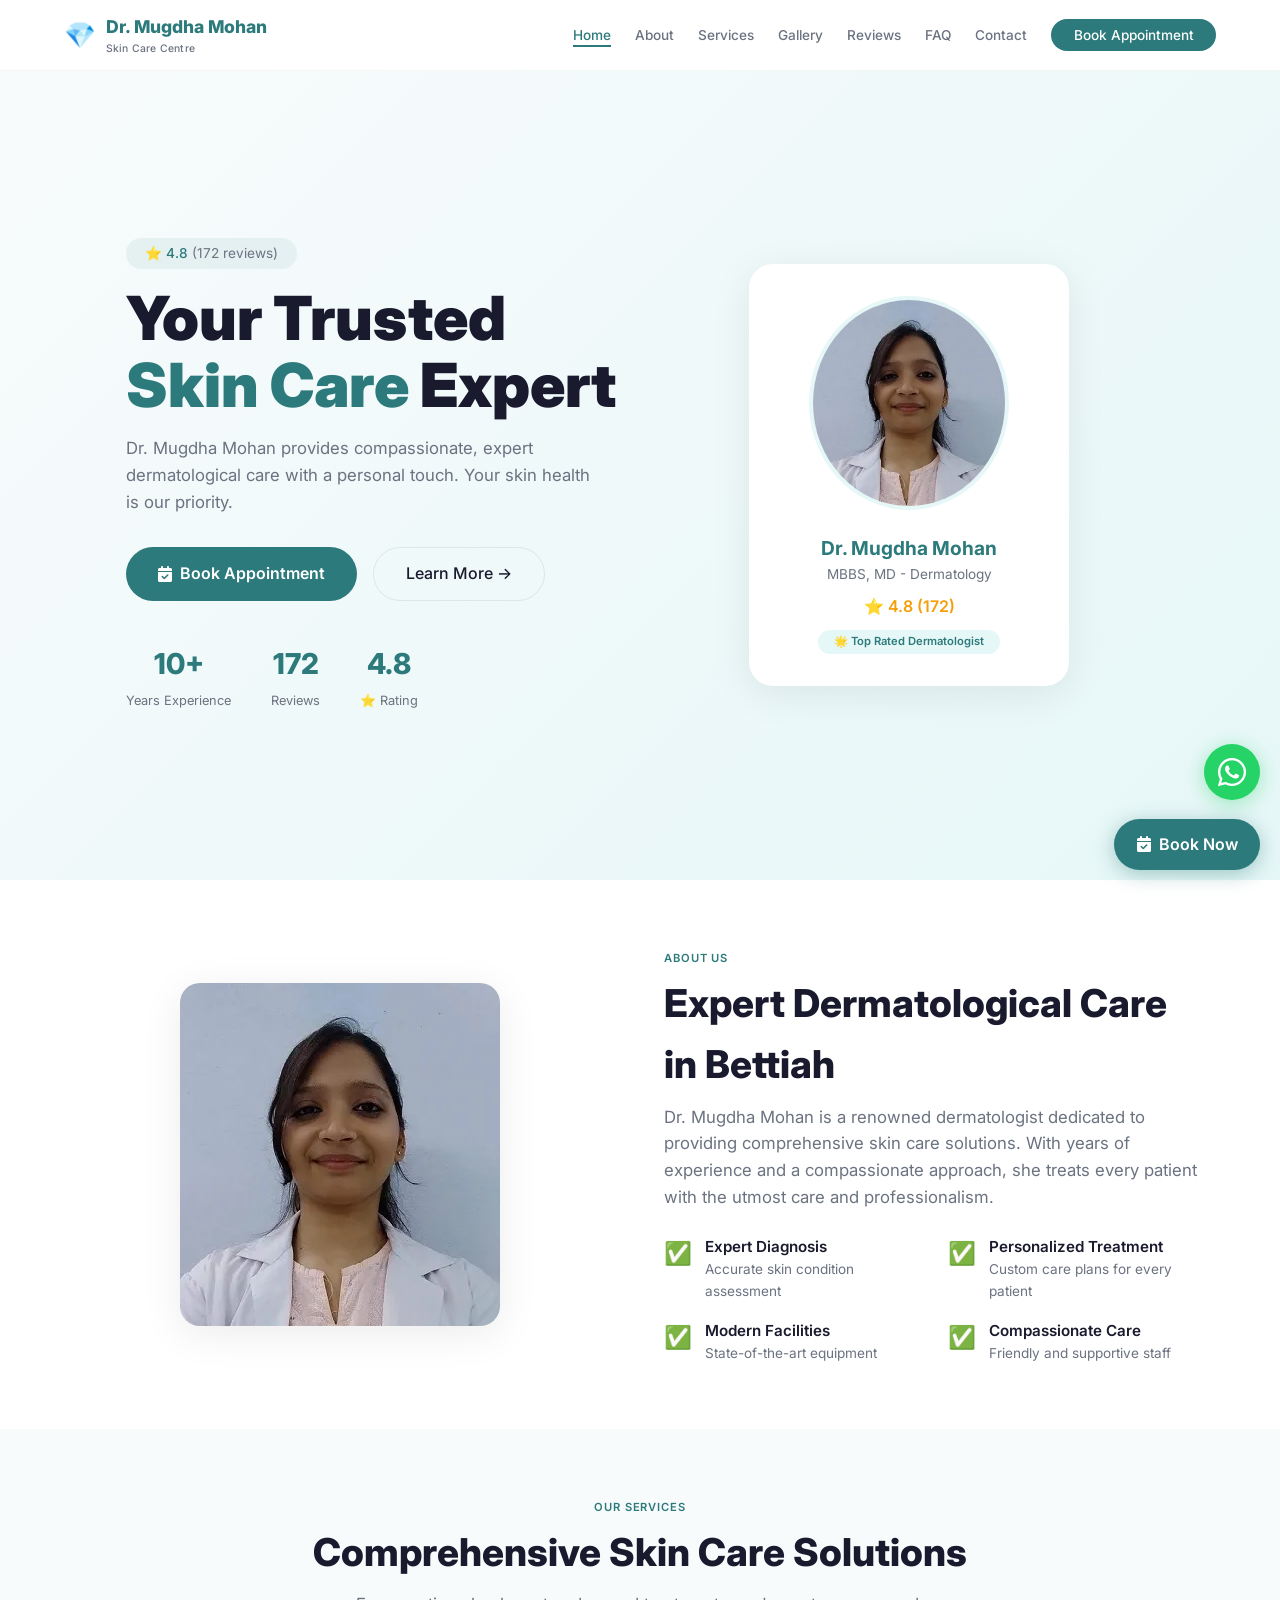
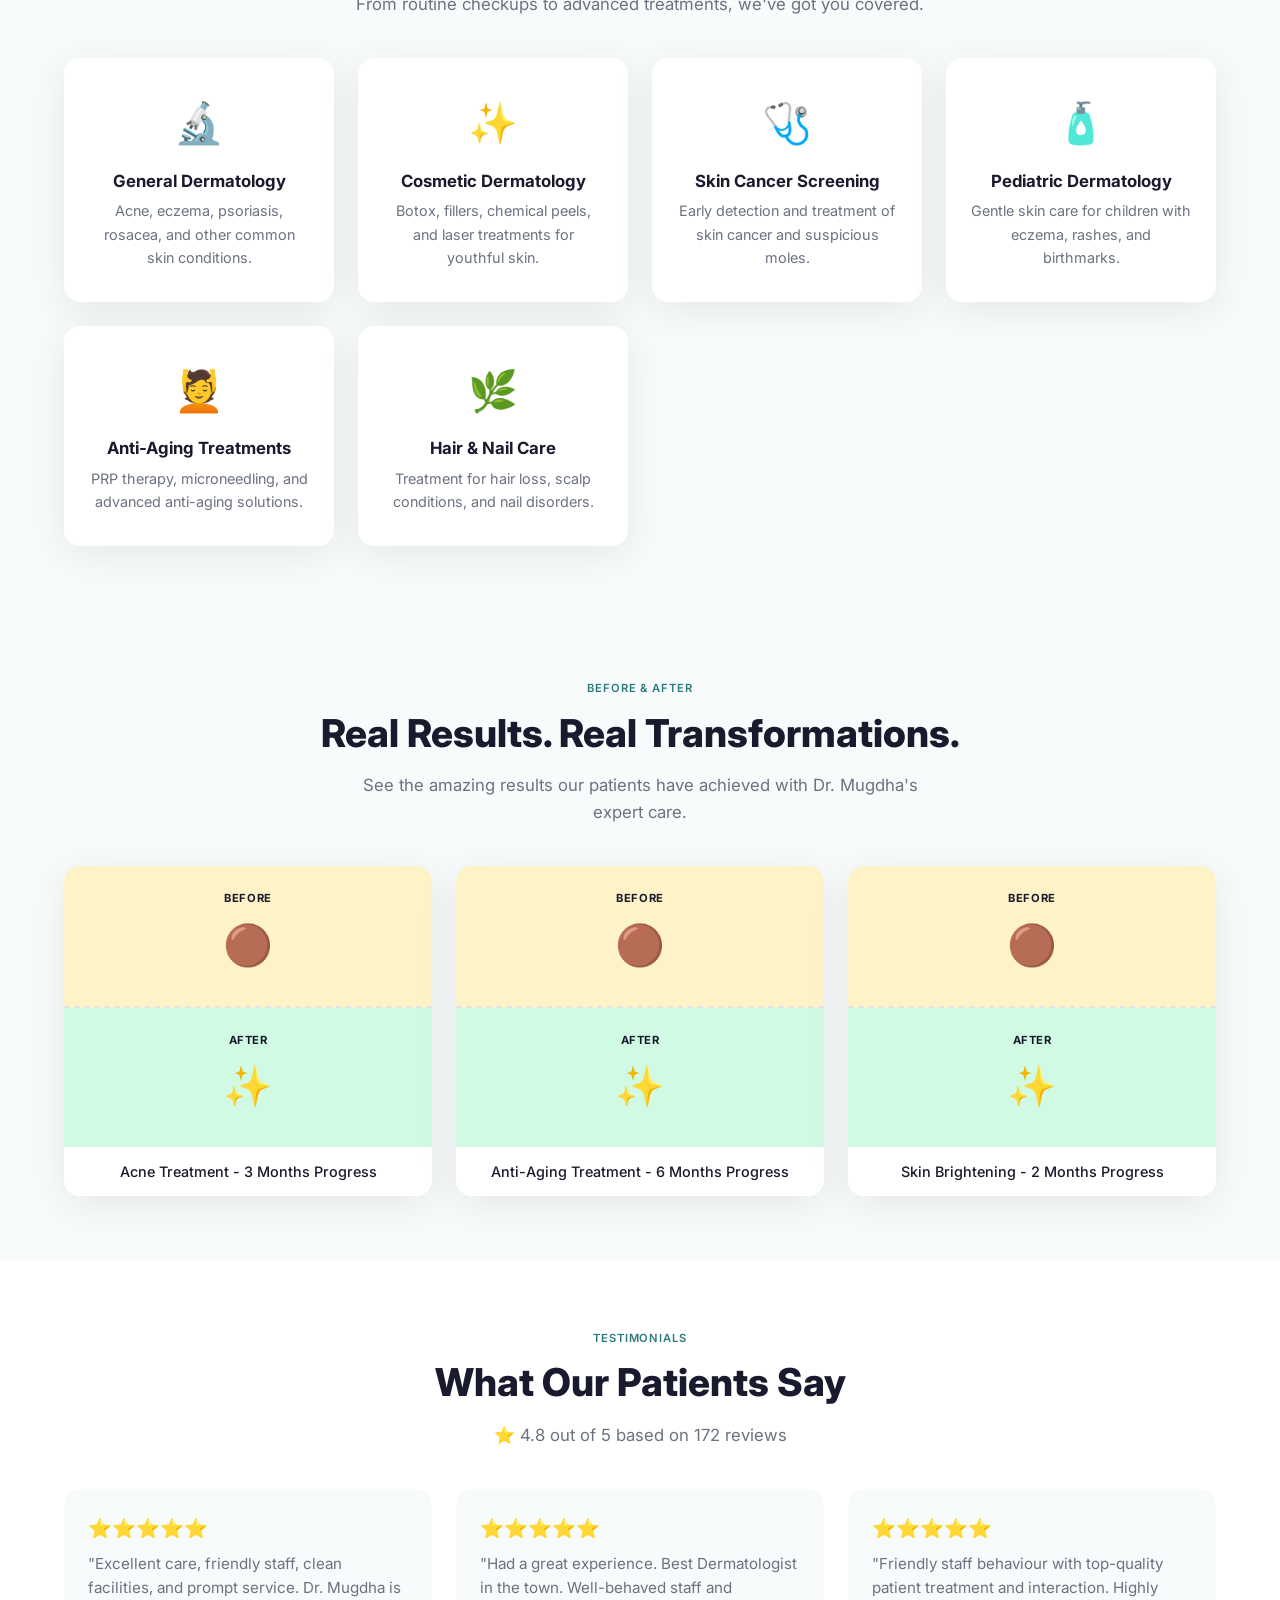
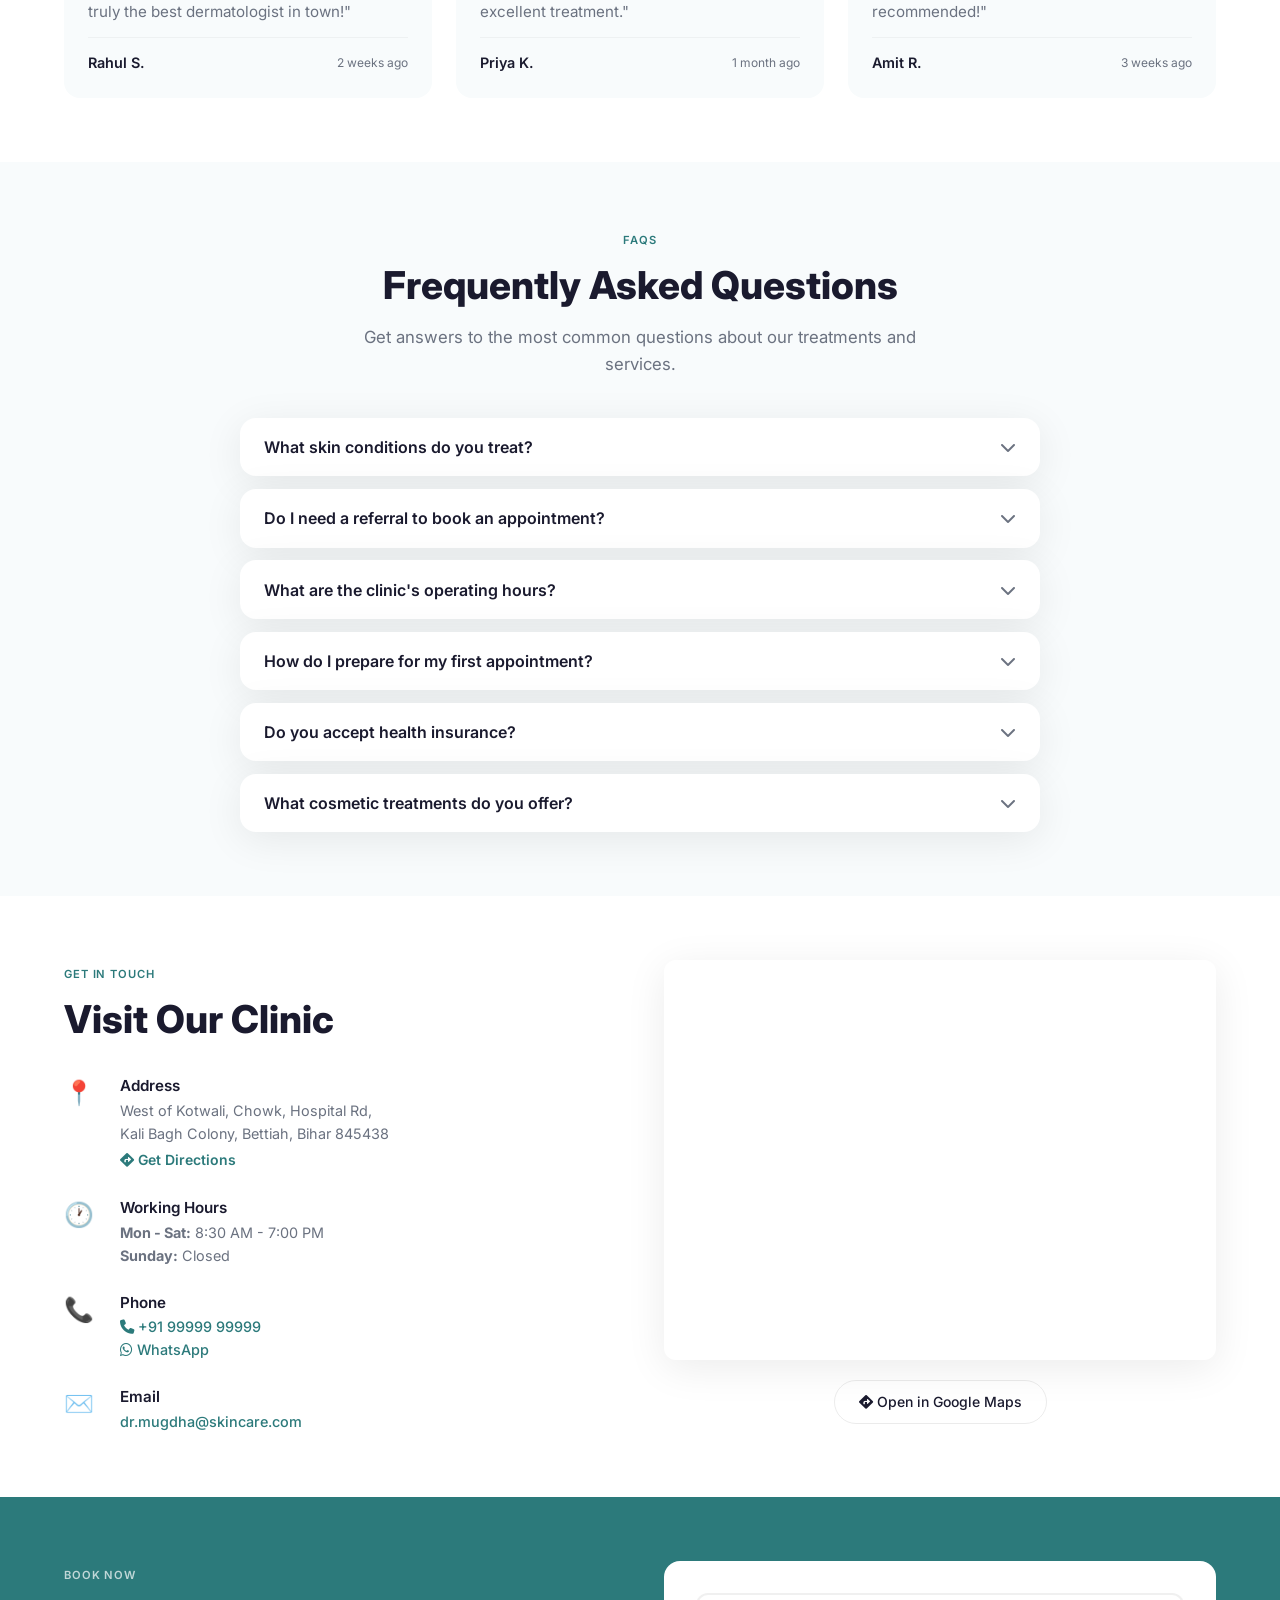
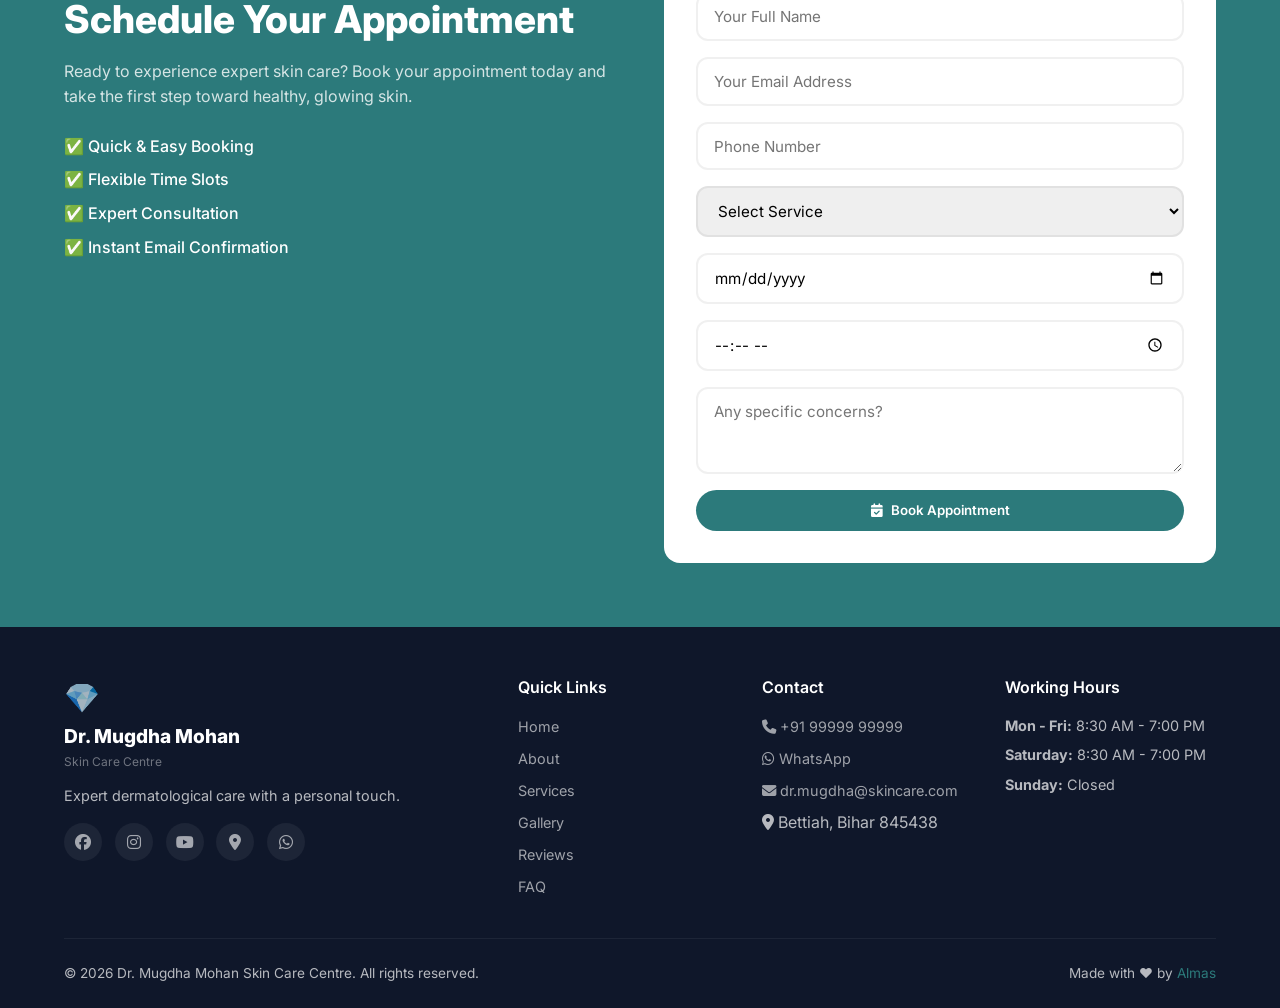
<file: index.html>
<!DOCTYPE html>
<html lang="en">
<head>
    <!-- ============ SEO META TAGS ============ -->
    <meta charset="UTF-8" />
    <meta name="viewport" content="width=device-width, initial-scale=1.0" />
    <title>Dr. Mugdha Mohan - Best Dermatologist in Bettiah | Skin Care Centre</title>
    
    <!-- Primary SEO Meta Tags -->
    <meta name="description" content="Dr. Mugdha Mohan is the best dermatologist in Bettiah, Bihar. Book an appointment for acne, skin care, anti-aging treatments & more. 4.8⭐ 172+ reviews." />
    <meta name="keywords" content="dermatologist in Bettiah, skin care centre, Dr. Mugdha Mohan, skin doctor, acne treatment, anti-aging, best dermatologist Bihar" />
    <meta name="robots" content="index, follow" />
    <link rel="canonical" href="https://drmugdhamohan.com" />
    
    <!-- Open Graph / Social Media Meta Tags -->
    <meta property="og:title" content="Dr. Mugdha Mohan - Best Dermatologist in Bettiah" />
    <meta property="og:description" content="Expert dermatological care with 4.8⭐ rating. Book your appointment today!" />
    <meta property="og:type" content="website" />
    <meta property="og:url" content="https://drmugdhamohan.com" />
    <meta property="og:image" content="https://drmugdhamohan.com/dr-mugdha-og.jpg" />
    
    <!-- Twitter Card -->
    <meta name="twitter:card" content="summary_large_image" />
    <meta name="twitter:title" content="Dr. Mugdha Mohan - Best Dermatologist in Bettiah" />
    <meta name="twitter:description" content="Expert dermatological care with 4.8⭐ rating. Book your appointment today!" />
    
    <!-- Schema Markup for Local Business (JSON-LD) -->
    <script type="application/ld+json">
    {
        "@context": "https://schema.org",
        "@type": "MedicalClinic",
        "name": "Dr. Mugdha Mohan Skin Care Centre",
        "image": "https://drmugdhamohan.com/dr-mugdha.jpg",
        "address": {
            "@type": "PostalAddress",
            "streetAddress": "West of Kotwali, Chowk, Hospital Rd, Kali Bagh Colony",
            "addressLocality": "Bettiah",
            "addressRegion": "Bihar",
            "postalCode": "845438",
            "addressCountry": "IN"
        },
        "geo": {
            "@type": "GeoCoordinates",
            "latitude": 26.123456,
            "longitude": 84.123456
        },
        "telephone": "+919999999999",
        "openingHours": "Mo-Sa 08:30-19:00",
        "aggregateRating": {
            "@type": "AggregateRating",
            "ratingValue": "4.8",
            "ratingCount": "172"
        }
    }
    </script>

    <!-- Fonts & Styles (Inline) -->
    <link href="https://fonts.googleapis.com/css2?family=Inter:wght@400;500;600;700;800;900&display=swap" rel="stylesheet" />
    <link rel="stylesheet" href="https://cdnjs.cloudflare.com/ajax/libs/font-awesome/6.4.0/css/all.min.css" />
    
    <style>
        /* ================================================================
           CSS VARIABLES
           ================================================================ */
        :root {
            --primary: #2c7a7b;
            --primary-dark: #1e5556;
            --primary-light: #e6f7f7;
            --bg-light: #f8fbfc;
            --text-dark: #1a1a2e;
            --text-muted: #6b7280;
            --white: #ffffff;
            --shadow: 0 8px 40px rgba(0, 0, 0, 0.08);
            --radius: 16px;
            --transition: 0.3s ease;
        }

        /* ================================================================
           RESET & BASE
           ================================================================ */
        * {
            margin: 0;
            padding: 0;
            box-sizing: border-box;
        }

        html {
            scroll-behavior: smooth;
        }

        body {
            font-family: 'Inter', -apple-system, BlinkMacSystemFont, sans-serif;
            background: var(--bg-light);
            color: var(--text-dark);
            line-height: 1.6;
            overflow-x: hidden;
            padding-top: 70px;
        }

        a {
            text-decoration: none;
            color: inherit;
        }

        button {
            font-family: inherit;
            cursor: pointer;
            border: none;
        }

        .container {
            max-width: 1200px;
            margin: 0 auto;
            padding: 0 1.5rem;
        }

        /* ================================================================
           NAVIGATION
           ================================================================ */
        .navbar {
            position: fixed;
            top: 0;
            left: 0;
            right: 0;
            z-index: 1000;
            background: rgba(255, 255, 255, 0.95);
            backdrop-filter: blur(12px);
            -webkit-backdrop-filter: blur(12px);
            border-bottom: 1px solid rgba(0, 0, 0, 0.04);
            padding: 0.8rem 0;
            transition: var(--transition);
        }

        .navbar .container {
            display: flex;
            align-items: center;
            justify-content: space-between;
            flex-wrap: wrap;
        }

        .nav-brand {
            display: flex;
            align-items: center;
            gap: 0.6rem;
            cursor: pointer;
        }

        .nav-brand .brand-icon {
            font-size: 1.6rem;
        }

        .nav-brand .brand-name {
            font-size: 1.1rem;
            font-weight: 800;
            color: var(--primary);
        }

        .nav-brand .brand-sub {
            display: block;
            font-size: 0.65rem;
            font-weight: 500;
            color: var(--text-muted);
            letter-spacing: 0.02em;
        }

        .hamburger {
            display: none;
            flex-direction: column;
            gap: 5px;
            background: none;
            padding: 0.4rem;
        }

        .hamburger span {
            display: block;
            width: 26px;
            height: 2.5px;
            background: var(--text-dark);
            border-radius: 4px;
            transition: var(--transition);
        }

        .hamburger.active span:nth-child(1) {
            transform: rotate(45deg) translate(5px, 5px);
        }

        .hamburger.active span:nth-child(2) {
            opacity: 0;
        }

        .hamburger.active span:nth-child(3) {
            transform: rotate(-45deg) translate(5px, -5px);
        }

        .nav-links {
            display: flex;
            align-items: center;
            gap: 1.5rem;
            list-style: none;
            flex-wrap: wrap;
        }

        .nav-links a {
            font-size: 0.85rem;
            font-weight: 500;
            color: var(--text-muted);
            transition: var(--transition);
            position: relative;
            white-space: nowrap;
        }

        .nav-links a:hover {
            color: var(--primary);
        }

        .nav-links a::after {
            content: '';
            position: absolute;
            bottom: -4px;
            left: 0;
            width: 0;
            height: 2px;
            background: var(--primary);
            transition: var(--transition);
        }

        .nav-links a:hover::after {
            width: 100%;
        }

        .nav-links a.active {
            color: var(--primary);
        }

        .nav-links a.active::after {
            width: 100%;
        }

        .btn-nav-cta {
            padding: 0.5rem 1.4rem;
            background: var(--primary);
            color: var(--white) !important;
            border-radius: 60px;
            font-weight: 600;
            transition: var(--transition);
        }

        .btn-nav-cta:hover {
            background: var(--primary-dark);
            transform: translateY(-2px);
            box-shadow: 0 6px 24px rgba(44, 122, 123, 0.3);
        }

        .btn-nav-cta::after {
            display: none !important;
        }

        /* ================================================================
           MOBILE NAV - HORIZONTAL SCROLL
           ================================================================ */
        @media (max-width: 768px) {
            .hamburger {
                display: flex;
            }

            .nav-links {
                display: none;
                flex-direction: row;
                width: 100%;
                padding: 0.8rem 0;
                gap: 0.8rem;
                align-items: center;
                justify-content: flex-start;
                border-top: 1px solid rgba(0, 0, 0, 0.04);
                margin-top: 0.8rem;
                overflow-x: auto;
                overflow-y: hidden;
                flex-wrap: nowrap;
                -webkit-overflow-scrolling: touch;
                scrollbar-width: none;
            }

            .nav-links::-webkit-scrollbar {
                display: none;
            }

            .nav-links.open {
                display: flex;
            }

            .nav-links a {
                font-size: 0.8rem;
                white-space: nowrap;
                flex-shrink: 0;
                padding: 0.3rem 0.2rem;
            }

            .btn-nav-cta {
                flex-shrink: 0;
                padding: 0.4rem 1rem;
                font-size: 0.75rem;
            }

            body {
                padding-top: 60px;
            }
        }

        /* ================================================================
           HERO SECTION
           ================================================================ */
        .hero {
            padding: 4rem 0 4rem;
            min-height: 90vh;
            display: flex;
            align-items: center;
            background: linear-gradient(135deg, #f8fbfc 0%, #e6f7f7 100%);
        }

        .hero .container {
            display: grid;
            grid-template-columns: 1fr 1fr;
            gap: 3rem;
            align-items: center;
        }

        .hero-badge {
            display: inline-block;
            padding: 0.3rem 1.2rem;
            background: rgba(44, 122, 123, 0.08);
            border-radius: 60px;
            font-size: 0.85rem;
            font-weight: 500;
            color: var(--primary);
            margin-bottom: 1rem;
        }

        .hero-badge span {
            color: var(--text-muted);
            font-weight: 400;
        }

        .hero-title {
            font-size: clamp(2.5rem, 5vw, 3.8rem);
            font-weight: 900;
            line-height: 1.1;
            margin-bottom: 1rem;
        }

        .hero-title .highlight {
            color: var(--primary);
        }

        .hero-subtitle {
            font-size: 1.05rem;
            color: var(--text-muted);
            max-width: 480px;
            margin-bottom: 2rem;
        }

        .hero-buttons {
            display: flex;
            gap: 1rem;
            flex-wrap: wrap;
            margin-bottom: 2.5rem;
        }

        .btn-primary {
            display: inline-flex;
            align-items: center;
            gap: 0.5rem;
            padding: 0.8rem 2rem;
            background: var(--primary);
            color: var(--white);
            border-radius: 60px;
            font-weight: 600;
            transition: var(--transition);
            border: none;
        }

        .btn-primary:hover {
            background: var(--primary-dark);
            transform: translateY(-2px);
            box-shadow: 0 8px 30px rgba(44, 122, 123, 0.3);
        }

        .btn-secondary {
            display: inline-flex;
            align-items: center;
            gap: 0.3rem;
            padding: 0.8rem 2rem;
            background: transparent;
            color: var(--text-dark);
            border-radius: 60px;
            font-weight: 500;
            border: 1px solid rgba(0, 0, 0, 0.08);
            transition: var(--transition);
        }

        .btn-secondary:hover {
            border-color: var(--primary);
            color: var(--primary);
        }

        .hero-stats {
            display: flex;
            gap: 2.5rem;
        }

        .hero-stats .stat {
            text-align: center;
        }

        .hero-stats .stat-number {
            display: block;
            font-size: 1.8rem;
            font-weight: 800;
            color: var(--primary);
        }

        .hero-stats .stat-label {
            font-size: 0.8rem;
            color: var(--text-muted);
        }

        .hero-image {
            display: flex;
            justify-content: center;
            align-items: center;
        }

        .hero-card {
            background: var(--white);
            border-radius: 24px;
            padding: 2rem;
            text-align: center;
            box-shadow: var(--shadow);
            max-width: 320px;
            width: 100%;
        }

        .hero-card img {
            width: 100%;
            max-width: 200px;
            border-radius: 50%;
            margin-bottom: 1rem;
            border: 4px solid var(--primary-light);
        }

        .hero-card h3 {
            font-size: 1.2rem;
            font-weight: 700;
            color: var(--primary);
        }

        .hero-card p {
            font-size: 0.85rem;
            color: var(--text-muted);
        }

        .hero-card .card-rating {
            margin: 0.5rem 0;
            font-weight: 600;
            color: #f59e0b;
        }

        .hero-card .card-badge {
            display: inline-block;
            padding: 0.2rem 1rem;
            background: var(--primary-light);
            color: var(--primary);
            border-radius: 60px;
            font-size: 0.7rem;
            font-weight: 600;
        }

        /* ================================================================
           RESPONSIVE (Hero)
           ================================================================ */
        @media (max-width: 992px) {
            .hero .container {
                grid-template-columns: 1fr;
                text-align: center;
            }

            .hero-subtitle {
                margin-left: auto;
                margin-right: auto;
            }

            .hero-buttons {
                justify-content: center;
            }

            .hero-stats {
                justify-content: center;
            }

            .hero-image {
                order: -1;
            }
        }

        @media (max-width: 768px) {
            .hero {
                padding: 6rem 0 3rem;
                min-height: auto;
            }

            .hero-title {
                font-size: 2rem;
            }

            .hero-stats {
                gap: 1.5rem;
            }

            .hero-stats .stat-number {
                font-size: 1.4rem;
            }
        }

        @media (max-width: 480px) {
            .hero-card {
                padding: 1.5rem;
            }

            .hero-card img {
                max-width: 150px;
            }

            .hero-buttons .btn-primary,
            .hero-buttons .btn-secondary {
                width: 100%;
                justify-content: center;
            }
        }

        /* ================================================================
           FLOATING BUTTONS
           ================================================================ */
        .float-whatsapp {
            position: fixed;
            bottom: 100px;
            right: 20px;
            z-index: 999;
            background: #25d366;
            color: #fff;
            width: 56px;
            height: 56px;
            border-radius: 50%;
            display: flex;
            align-items: center;
            justify-content: center;
            font-size: 2rem;
            box-shadow: 0 4px 20px rgba(37, 211, 102, 0.4);
            transition: var(--transition);
        }

        .float-whatsapp:hover {
            transform: scale(1.1);
        }

        .float-book {
            position: fixed;
            bottom: 30px;
            right: 20px;
            z-index: 999;
            background: var(--primary);
            color: #fff;
            padding: 0.8rem 1.4rem;
            border-radius: 60px;
            display: flex;
            align-items: center;
            gap: 0.5rem;
            font-weight: 600;
            box-shadow: 0 4px 20px rgba(44, 122, 123, 0.4);
            transition: var(--transition);
        }

        .float-book:hover {
            transform: translateY(-3px);
            box-shadow: 0 8px 30px rgba(44, 122, 123, 0.5);
        }

        .scroll-top {
            position: fixed;
            bottom: 100px;
            left: 20px;
            z-index: 999;
            background: rgba(0, 0, 0, 0.7);
            color: #fff;
            width: 44px;
            height: 44px;
            border-radius: 50%;
            display: none;
            align-items: center;
            justify-content: center;
            font-size: 1.2rem;
            transition: var(--transition);
            backdrop-filter: blur(4px);
        }

        .scroll-top.visible {
            display: flex;
        }

        .scroll-top:hover {
            background: var(--primary);
        }

        /* ================================================================
           SECTION COMMON
           ================================================================ */
        section {
            padding: 4rem 0;
            scroll-margin-top: 80px;
        }

        .section-tag {
            display: inline-block;
            font-size: 0.7rem;
            font-weight: 600;
            color: var(--primary);
            text-transform: uppercase;
            letter-spacing: 0.08em;
            margin-bottom: 0.3rem;
        }

        .section-title {
            font-size: clamp(1.8rem, 3vw, 2.6rem);
            font-weight: 800;
            margin-bottom: 0.5rem;
        }

        .section-subtitle {
            color: var(--text-muted);
            font-size: 1.05rem;
            max-width: 600px;
        }

        .section-header {
            text-align: center;
            margin-bottom: 2.5rem;
        }

        .section-header .section-subtitle {
            margin-left: auto;
            margin-right: auto;
        }

        /* ================================================================
           ABOUT
           ================================================================ */
        .about {
            background: var(--white);
        }

        .about-grid {
            display: grid;
            grid-template-columns: 1fr 1fr;
            gap: 3rem;
            align-items: center;
        }

        .about-text {
            color: var(--text-muted);
            margin-bottom: 1.5rem;
            font-size: 1.05rem;
        }

        .about-features {
            display: grid;
            grid-template-columns: 1fr 1fr;
            gap: 1rem;
        }

        .feature {
            display: flex;
            gap: 0.8rem;
            align-items: flex-start;
        }

        .feature-icon {
            font-size: 1.4rem;
        }

        .feature h4 {
            font-size: 0.95rem;
            font-weight: 600;
        }

        .feature p {
            font-size: 0.85rem;
            color: var(--text-muted);
        }

        .about-image {
            display: flex;
            justify-content: center;
            align-items: center;
        }

        .about-image img {
            border-radius: 20px;
            box-shadow: var(--shadow);
            max-width: 100%;
        }

        /* ================================================================
           SERVICES
           ================================================================ */
        .services {
            background: var(--bg-light);
        }

        .services-grid {
            display: grid;
            grid-template-columns: repeat(auto-fill, minmax(250px, 1fr));
            gap: 1.5rem;
        }

        .service-card {
            background: var(--white);
            border-radius: var(--radius);
            padding: 2rem 1.5rem;
            text-align: center;
            box-shadow: var(--shadow);
            transition: var(--transition);
            border: 1px solid transparent;
        }

        .service-card:hover {
            transform: translateY(-6px);
            border-color: var(--primary);
        }

        .service-icon {
            font-size: 2.5rem;
            margin-bottom: 0.8rem;
        }

        .service-card h3 {
            font-size: 1.05rem;
            font-weight: 700;
            margin-bottom: 0.3rem;
        }

        .service-card p {
            font-size: 0.9rem;
            color: var(--text-muted);
        }

        /* ================================================================
           GALLERY
           ================================================================ */
        .gallery-grid {
            display: grid;
            grid-template-columns: repeat(auto-fill, minmax(280px, 1fr));
            gap: 1.5rem;
        }

        .gallery-card {
            background: var(--white);
            border-radius: var(--radius);
            overflow: hidden;
            box-shadow: var(--shadow);
        }

        .gallery-card .gallery-before,
        .gallery-card .gallery-after {
            padding: 1.5rem;
            text-align: center;
            min-height: 120px;
            display: flex;
            flex-direction: column;
            align-items: center;
            justify-content: center;
        }

        .gallery-card .gallery-before {
            background: #fef3c7;
            border-bottom: 2px dashed #e5e5e5;
        }

        .gallery-card .gallery-after {
            background: #d1fae5;
        }

        .gallery-label {
            font-size: 0.7rem;
            font-weight: 700;
            text-transform: uppercase;
            letter-spacing: 0.05em;
        }

        .gallery-placeholder {
            font-size: 2.5rem;
            margin: 0.3rem 0;
        }

        .gallery-caption {
            padding: 0.8rem;
            text-align: center;
            font-weight: 500;
            font-size: 0.9rem;
            background: var(--white);
        }

        /* ================================================================
           REVIEWS
           ================================================================ */
        .reviews {
            background: var(--white);
        }

        .reviews-grid {
            display: grid;
            grid-template-columns: repeat(auto-fill, minmax(280px, 1fr));
            gap: 1.5rem;
        }

        .review-card {
            background: var(--bg-light);
            border-radius: var(--radius);
            padding: 1.5rem;
            transition: var(--transition);
        }

        .review-card:hover {
            transform: translateY(-4px);
        }

        .review-stars {
            color: #f59e0b;
            font-size: 1.2rem;
            margin-bottom: 0.5rem;
        }

        .review-text {
            font-size: 0.95rem;
            color: var(--text-muted);
            margin-bottom: 0.8rem;
            line-height: 1.6;
        }

        .review-author {
            display: flex;
            justify-content: space-between;
            align-items: center;
            border-top: 1px solid rgba(0, 0, 0, 0.04);
            padding-top: 0.8rem;
        }

        .author-name {
            font-weight: 600;
            font-size: 0.9rem;
        }

        .author-date {
            font-size: 0.75rem;
            color: var(--text-muted);
        }

        /* ================================================================
           FAQ
           ================================================================ */
        .faq {
            background: var(--bg-light);
        }

        .faq-grid {
            max-width: 800px;
            margin: 0 auto;
            display: flex;
            flex-direction: column;
            gap: 0.8rem;
        }

        .faq-item {
            background: var(--white);
            border-radius: var(--radius);
            overflow: hidden;
            box-shadow: var(--shadow);
        }

        .faq-question {
            width: 100%;
            padding: 1.2rem 1.5rem;
            background: none;
            display: flex;
            justify-content: space-between;
            align-items: center;
            font-size: 1rem;
            font-weight: 600;
            color: var(--text-dark);
            transition: var(--transition);
            text-align: left;
        }

        .faq-question:hover {
            background: rgba(0, 0, 0, 0.01);
        }

        .faq-question i {
            transition: var(--transition);
            color: var(--text-muted);
        }

        .faq-question.active i {
            transform: rotate(180deg);
            color: var(--primary);
        }

        .faq-answer {
            max-height: 0;
            overflow: hidden;
            transition: max-height 0.3s ease, padding 0.3s ease;
            padding: 0 1.5rem;
        }

        .faq-answer.open {
            max-height: 300px;
            padding: 0 1.5rem 1.2rem;
        }

        .faq-answer p {
            color: var(--text-muted);
            font-size: 0.95rem;
        }

        /* ================================================================
           CONTACT
           ================================================================ */
        .contact {
            background: var(--white);
        }

        .contact-grid {
            display: grid;
            grid-template-columns: 1fr 1fr;
            gap: 3rem;
        }

        .contact-details {
            display: flex;
            flex-direction: column;
            gap: 1.5rem;
            margin-top: 1.5rem;
        }

        .contact-item {
            display: flex;
            gap: 1rem;
            align-items: flex-start;
        }

        .contact-icon {
            font-size: 1.5rem;
            width: 2.5rem;
            flex-shrink: 0;
        }

        .contact-item h4 {
            font-weight: 600;
            font-size: 0.95rem;
        }

        .contact-item p {
            color: var(--text-muted);
            font-size: 0.9rem;
        }

        .contact-item a {
            color: var(--primary);
            font-weight: 500;
        }

        .contact-item a:hover {
            text-decoration: underline;
        }

        .contact-map iframe {
            width: 100%;
            height: 400px;
            border-radius: var(--radius);
            box-shadow: var(--shadow);
        }

        /* ================================================================
           BOOKING
           ================================================================ */
        .booking {
            background: var(--primary);
            color: var(--white);
        }

        .booking .section-tag {
            color: rgba(255, 255, 255, 0.7);
        }

        .booking .section-title {
            color: var(--white);
        }

        .booking-wrapper {
            display: grid;
            grid-template-columns: 1fr 1fr;
            gap: 3rem;
            align-items: start;
        }

        .booking-text {
            color: rgba(255, 255, 255, 0.8);
            margin-bottom: 1.5rem;
        }

        .booking-benefits {
            display: flex;
            flex-direction: column;
            gap: 0.5rem;
        }

        .benefit {
            font-weight: 500;
        }

        .booking-form {
            background: var(--white);
            padding: 2rem;
            border-radius: var(--radius);
            display: flex;
            flex-direction: column;
            gap: 1rem;
        }

        .booking-form input,
        .booking-form select,
        .booking-form textarea {
            padding: 0.8rem 1rem;
            border: 2px solid rgba(0, 0, 0, 0.06);
            border-radius: 12px;
            font-size: 0.95rem;
            font-family: inherit;
            outline: none;
            transition: var(--transition);
            width: 100%;
        }

        .booking-form input:focus,
        .booking-form select:focus,
        .booking-form textarea:focus {
            border-color: var(--primary);
        }

        .booking-form .btn-primary {
            justify-content: center;
            width: 100%;
        }

        .booking-form .btn-primary:disabled {
            opacity: 0.6;
            cursor: not-allowed;
        }

        .booking-form .btn-primary .fa-spinner {
            animation: spin 1s linear infinite;
        }

        @keyframes spin {
            0% { transform: rotate(0deg); }
            100% { transform: rotate(360deg); }
        }

        /* ================================================================
           FOOTER
           ================================================================ */
        .footer {
            background: #0f172a;
            color: rgba(255, 255, 255, 0.7);
            padding: 3rem 0 1.5rem;
        }

        .footer-grid {
            display: grid;
            grid-template-columns: 2fr 1fr 1fr 1fr;
            gap: 2rem;
            margin-bottom: 2rem;
        }

        .footer-brand .brand-icon {
            font-size: 1.8rem;
        }

        .footer-brand .brand-name {
            font-size: 1.2rem;
            font-weight: 800;
            color: var(--white);
        }

        .footer-brand .brand-sub {
            display: block;
            font-size: 0.75rem;
            color: rgba(255, 255, 255, 0.4);
        }

        .footer-text {
            margin-top: 0.8rem;
            font-size: 0.9rem;
        }

        .footer-social {
            display: flex;
            gap: 0.8rem;
            margin-top: 1rem;
        }

        .footer-social a {
            width: 38px;
            height: 38px;
            border-radius: 50%;
            background: rgba(255, 255, 255, 0.06);
            display: flex;
            align-items: center;
            justify-content: center;
            transition: var(--transition);
            color: rgba(255, 255, 255, 0.6);
        }

        .footer-social a:hover {
            background: var(--primary);
            color: var(--white);
            transform: translateY(-3px);
        }

        .footer-links h4,
        .footer-hours h4 {
            color: var(--white);
            font-weight: 600;
            margin-bottom: 0.8rem;
        }

        .footer-links ul,
        .footer-hours ul {
            list-style: none;
        }

        .footer-links ul li,
        .footer-hours ul li {
            margin-bottom: 0.4rem;
        }

        .footer-links ul a {
            color: rgba(255, 255, 255, 0.6);
            transition: var(--transition);
            font-size: 0.9rem;
        }

        .footer-links ul a:hover {
            color: var(--white);
        }

        .footer-hours ul li {
            font-size: 0.9rem;
        }

        .footer-bottom {
            border-top: 1px solid rgba(255, 255, 255, 0.06);
            padding-top: 1.5rem;
            text-align: center;
            font-size: 0.85rem;
            display: flex;
            justify-content: space-between;
            flex-wrap: wrap;
            gap: 0.5rem;
        }

        .footer-bottom a {
            color: var(--primary);
        }

        /* ================================================================
           RESPONSIVE (Additional)
           ================================================================ */
        @media (max-width: 992px) {
            .about-grid {
                grid-template-columns: 1fr;
            }

            .booking-wrapper {
                grid-template-columns: 1fr;
            }

            .contact-grid {
                grid-template-columns: 1fr;
            }

            .footer-grid {
                grid-template-columns: 1fr 1fr;
            }
        }

        @media (max-width: 768px) {
            .about-features {
                grid-template-columns: 1fr;
            }

            .footer-grid {
                grid-template-columns: 1fr;
                text-align: center;
            }

            .footer-social {
                justify-content: center;
            }

            .footer-bottom {
                flex-direction: column;
                text-align: center;
            }

            .contact-map iframe {
                height: 300px;
            }

            .booking-form {
                padding: 1.5rem;
            }
            
            section {
                scroll-margin-top: 70px;
            }
        }

        @media (max-width: 480px) {
            .hero-stats {
                gap: 1rem;
            }

            .hero-stats .stat-number {
                font-size: 1.2rem;
            }

            .services-grid {
                grid-template-columns: 1fr;
            }

            .gallery-grid {
                grid-template-columns: 1fr;
            }

            .reviews-grid {
                grid-template-columns: 1fr;
            }
        }
    </style>
</head>
<body>

    <!-- ============ FLOATING BUTTONS ============ -->
    <a href="https://wa.me/919999999999?text=Hi%20Dr.%20Mugdha%2C%20I%27d%20like%20to%20book%20an%20appointment" 
       class="float-whatsapp" target="_blank" aria-label="Chat on WhatsApp">
        <i class="fab fa-whatsapp"></i>
    </a>

    <a href="#booking" class="float-book">
        <i class="fas fa-calendar-check"></i>
        <span>Book Now</span>
    </a>

    <button class="scroll-top" id="scrollTop" aria-label="Scroll to top">
        <i class="fas fa-chevron-up"></i>
    </button>

    <!-- ============ NAVIGATION ============ -->
    <nav class="navbar" id="navbar">
        <div class="container">
            <div class="nav-brand" onclick="window.location.href='#home'">
                <span class="brand-icon">💎</span>
                <div>
                    <span class="brand-name">Dr. Mugdha Mohan</span>
                    <span class="brand-sub">Skin Care Centre</span>
                </div>
            </div>
            <button class="hamburger" id="hamburger" aria-label="Menu">
                <span></span>
                <span></span>
                <span></span>
            </button>
            <ul class="nav-links" id="navLinks">
                <li><a href="#home" class="active">Home</a></li>
                <li><a href="#about">About</a></li>
                <li><a href="#services">Services</a></li>
                <li><a href="#gallery">Gallery</a></li>
                <li><a href="#reviews">Reviews</a></li>
                <li><a href="#faq">FAQ</a></li>
                <li><a href="#contact">Contact</a></li>
                <li><a href="#booking" class="btn-nav-cta">Book Appointment</a></li>
            </ul>
        </div>
    </nav>

    <!-- ============ HERO SECTION ============ -->
    <section class="hero" id="home">
        <div class="container">
            <div class="hero-content">
                <div class="hero-badge">
                    ⭐ 4.8 <span>(172 reviews)</span>
                </div>
                <h1 class="hero-title">
                    Your Trusted<br />
                    <span class="highlight">Skin Care</span> Expert
                </h1>
                <p class="hero-subtitle">
                    Dr. Mugdha Mohan provides compassionate, expert dermatological care
                    with a personal touch. Your skin health is our priority.
                </p>
                <div class="hero-buttons">
                    <a href="#booking" class="btn-primary">
                        <i class="fas fa-calendar-check"></i> Book Appointment
                    </a>
                    <a href="#about" class="btn-secondary">Learn More →</a>
                </div>
                <div class="hero-stats">
                    <div class="stat">
                        <span class="stat-number">10+</span>
                        <span class="stat-label">Years Experience</span>
                    </div>
                    <div class="stat">
                        <span class="stat-number">172</span>
                        <span class="stat-label">Reviews</span>
                    </div>
                    <div class="stat">
                        <span class="stat-number">4.8</span>
                        <span class="stat-label">⭐ Rating</span>
                    </div>
                </div>
            </div>
            <div class="hero-image">
                <div class="hero-card">
                    <img src="dr-mugdha.jpg" 
                         alt="Dr. Mugdha Mohan - Best Dermatologist in Bettiah" />
                    <h3>Dr. Mugdha Mohan</h3>
                    <p>MBBS, MD - Dermatology</p>
                    <div class="card-rating">⭐ 4.8 (172)</div>
                    <div class="card-badge">🌟 Top Rated Dermatologist</div>
                </div>
            </div>
        </div>
    </section>

    <!-- ============ ABOUT SECTION ============ -->
    <section class="about" id="about">
        <div class="container">
            <div class="about-grid">
                <div class="about-image">
                    <img src="dr-mugdha.jpg" 
                         alt="Dr. Mugdha Mohan - Dermatologist" />
                </div>
                <div class="about-content">
                    <span class="section-tag">About Us</span>
                    <h2 class="section-title">Expert Dermatological Care <br />in Bettiah</h2>
                    <p class="about-text">
                        Dr. Mugdha Mohan is a renowned dermatologist dedicated to providing
                        comprehensive skin care solutions. With years of experience and a
                        compassionate approach, she treats every patient with the utmost
                        care and professionalism.
                    </p>
                    <div class="about-features">
                        <div class="feature">
                            <span class="feature-icon">✅</span>
                            <div>
                                <h4>Expert Diagnosis</h4>
                                <p>Accurate skin condition assessment</p>
                            </div>
                        </div>
                        <div class="feature">
                            <span class="feature-icon">✅</span>
                            <div>
                                <h4>Personalized Treatment</h4>
                                <p>Custom care plans for every patient</p>
                            </div>
                        </div>
                        <div class="feature">
                            <span class="feature-icon">✅</span>
                            <div>
                                <h4>Modern Facilities</h4>
                                <p>State-of-the-art equipment</p>
                            </div>
                        </div>
                        <div class="feature">
                            <span class="feature-icon">✅</span>
                            <div>
                                <h4>Compassionate Care</h4>
                                <p>Friendly and supportive staff</p>
                            </div>
                        </div>
                    </div>
                </div>
            </div>
        </div>
    </section>

    <!-- ============ SERVICES SECTION ============ -->
    <section class="services" id="services">
        <div class="container">
            <div class="section-header">
                <span class="section-tag">Our Services</span>
                <h2 class="section-title">Comprehensive Skin Care Solutions</h2>
                <p class="section-subtitle">
                    From routine checkups to advanced treatments, we've got you covered.
                </p>
            </div>
            <div class="services-grid">
                <div class="service-card">
                    <div class="service-icon">🔬</div>
                    <h3>General Dermatology</h3>
                    <p>Acne, eczema, psoriasis, rosacea, and other common skin conditions.</p>
                </div>
                <div class="service-card">
                    <div class="service-icon">✨</div>
                    <h3>Cosmetic Dermatology</h3>
                    <p>Botox, fillers, chemical peels, and laser treatments for youthful skin.</p>
                </div>
                <div class="service-card">
                    <div class="service-icon">🩺</div>
                    <h3>Skin Cancer Screening</h3>
                    <p>Early detection and treatment of skin cancer and suspicious moles.</p>
                </div>
                <div class="service-card">
                    <div class="service-icon">🧴</div>
                    <h3>Pediatric Dermatology</h3>
                    <p>Gentle skin care for children with eczema, rashes, and birthmarks.</p>
                </div>
                <div class="service-card">
                    <div class="service-icon">💆</div>
                    <h3>Anti-Aging Treatments</h3>
                    <p>PRP therapy, microneedling, and advanced anti-aging solutions.</p>
                </div>
                <div class="service-card">
                    <div class="service-icon">🌿</div>
                    <h3>Hair & Nail Care</h3>
                    <p>Treatment for hair loss, scalp conditions, and nail disorders.</p>
                </div>
            </div>
        </div>
    </section>

    <!-- ============ GALLERY SECTION ============ -->
    <section class="gallery" id="gallery">
        <div class="container">
            <div class="section-header">
                <span class="section-tag">Before & After</span>
                <h2 class="section-title">Real Results. Real Transformations.</h2>
                <p class="section-subtitle">
                    See the amazing results our patients have achieved with Dr. Mugdha's expert care.
                </p>
            </div>
            <div class="gallery-grid">
                <div class="gallery-card">
                    <div class="gallery-before">
                        <span class="gallery-label">Before</span>
                        <div class="gallery-placeholder">🟤</div>
                    </div>
                    <div class="gallery-after">
                        <span class="gallery-label">After</span>
                        <div class="gallery-placeholder">✨</div>
                    </div>
                    <p class="gallery-caption">Acne Treatment - 3 Months Progress</p>
                </div>
                <div class="gallery-card">
                    <div class="gallery-before">
                        <span class="gallery-label">Before</span>
                        <div class="gallery-placeholder">🟤</div>
                    </div>
                    <div class="gallery-after">
                        <span class="gallery-label">After</span>
                        <div class="gallery-placeholder">✨</div>
                    </div>
                    <p class="gallery-caption">Anti-Aging Treatment - 6 Months Progress</p>
                </div>
                <div class="gallery-card">
                    <div class="gallery-before">
                        <span class="gallery-label">Before</span>
                        <div class="gallery-placeholder">🟤</div>
                    </div>
                    <div class="gallery-after">
                        <span class="gallery-label">After</span>
                        <div class="gallery-placeholder">✨</div>
                    </div>
                    <p class="gallery-caption">Skin Brightening - 2 Months Progress</p>
                </div>
            </div>
        </div>
    </section>

    <!-- ============ REVIEWS SECTION ============ -->
    <section class="reviews" id="reviews">
        <div class="container">
            <div class="section-header">
                <span class="section-tag">Testimonials</span>
                <h2 class="section-title">What Our Patients Say</h2>
                <p class="section-subtitle">
                    ⭐ 4.8 out of 5 based on 172 reviews
                </p>
            </div>
            <div class="reviews-grid">
                <div class="review-card">
                    <div class="review-stars">⭐⭐⭐⭐⭐</div>
                    <p class="review-text">
                        "Excellent care, friendly staff, clean facilities, and prompt service. Dr. Mugdha is truly the best dermatologist in town!"
                    </p>
                    <div class="review-author">
                        <span class="author-name">Rahul S.</span>
                        <span class="author-date">2 weeks ago</span>
                    </div>
                </div>
                <div class="review-card">
                    <div class="review-stars">⭐⭐⭐⭐⭐</div>
                    <p class="review-text">
                        "Had a great experience. Best Dermatologist in the town. Well-behaved staff and excellent treatment."
                    </p>
                    <div class="review-author">
                        <span class="author-name">Priya K.</span>
                        <span class="author-date">1 month ago</span>
                    </div>
                </div>
                <div class="review-card">
                    <div class="review-stars">⭐⭐⭐⭐⭐</div>
                    <p class="review-text">
                        "Friendly staff behaviour with top-quality patient treatment and interaction. Highly recommended!"
                    </p>
                    <div class="review-author">
                        <span class="author-name">Amit R.</span>
                        <span class="author-date">3 weeks ago</span>
                    </div>
                </div>
            </div>
        </div>
    </section>

    <!-- ============ FAQ SECTION ============ -->
    <section class="faq" id="faq">
        <div class="container">
            <div class="section-header">
                <span class="section-tag">FAQs</span>
                <h2 class="section-title">Frequently Asked Questions</h2>
                <p class="section-subtitle">
                    Get answers to the most common questions about our treatments and services.
                </p>
            </div>
            <div class="faq-grid">
                <div class="faq-item">
                    <button class="faq-question">
                        <span>What skin conditions do you treat?</span>
                        <i class="fas fa-chevron-down"></i>
                    </button>
                    <div class="faq-answer">
                        <p>We treat a wide range of skin conditions including acne, eczema, psoriasis, rosacea, skin infections, pigmentation disorders, and more. Dr. Mugdha specializes in both medical and cosmetic dermatology.</p>
                    </div>
                </div>
                <div class="faq-item">
                    <button class="faq-question">
                        <span>Do I need a referral to book an appointment?</span>
                        <i class="fas fa-chevron-down"></i>
                    </button>
                    <div class="faq-answer">
                        <p>No referral is needed! You can directly book an appointment through our website, by calling us, or by visiting our clinic during working hours.</p>
                    </div>
                </div>
                <div class="faq-item">
                    <button class="faq-question">
                        <span>What are the clinic's operating hours?</span>
                        <i class="fas fa-chevron-down"></i>
                    </button>
                    <div class="faq-answer">
                        <p>We are open Monday to Saturday from 8:30 AM to 7:00 PM. We are closed on Sundays. Emergency cases are handled on a priority basis.</p>
                    </div>
                </div>
                <div class="faq-item">
                    <button class="faq-question">
                        <span>How do I prepare for my first appointment?</span>
                        <i class="fas fa-chevron-down"></i>
                    </button>
                    <div class="faq-answer">
                        <p>Please bring any previous medical records, a list of current medications, and be prepared to discuss your skin concerns in detail. Avoid wearing makeup or skincare products on the day of your appointment for better examination.</p>
                    </div>
                </div>
                <div class="faq-item">
                    <button class="faq-question">
                        <span>Do you accept health insurance?</span>
                        <i class="fas fa-chevron-down"></i>
                    </button>
                    <div class="faq-answer">
                        <p>Yes, we accept most major health insurance plans. Please bring your insurance card to your appointment, and our staff will help you with the paperwork.</p>
                    </div>
                </div>
                <div class="faq-item">
                    <button class="faq-question">
                        <span>What cosmetic treatments do you offer?</span>
                        <i class="fas fa-chevron-down"></i>
                    </button>
                    <div class="faq-answer">
                        <p>We offer a range of cosmetic treatments including Botox, dermal fillers, chemical peels, laser treatments, PRP therapy, microneedling, and anti-aging solutions. Schedule a consultation to find the best treatment for you.</p>
                    </div>
                </div>
            </div>
        </div>
    </section>

    <!-- ============ LOCATION & CONTACT ============ -->
    <section class="contact" id="contact">
        <div class="container">
            <div class="contact-grid">
                <div class="contact-info">
                    <span class="section-tag">Get in Touch</span>
                    <h2 class="section-title">Visit Our Clinic</h2>
                    <div class="contact-details">
                        <div class="contact-item">
                            <span class="contact-icon">📍</span>
                            <div>
                                <h4>Address</h4>
                                <p>West of Kotwali, Chowk, Hospital Rd,<br />Kali Bagh Colony, Bettiah, Bihar 845438</p>
                                <a href="https://www.google.com/maps/dir//Skin+Care+Centre+Dr.+Mugdha+Mohan+Bettiah" 
                                   target="_blank" 
                                   style="color: var(--primary); font-weight: 600; font-size: 14px; display: inline-block; margin-top: 4px;">
                                    <i class="fas fa-directions"></i> Get Directions
                                </a>
                            </div>
                        </div>
                        <div class="contact-item">
                            <span class="contact-icon">🕐</span>
                            <div>
                                <h4>Working Hours</h4>
                                <p><strong>Mon - Sat:</strong> 8:30 AM - 7:00 PM</p>
                                <p><strong>Sunday:</strong> Closed</p>
                            </div>
                        </div>
                        <div class="contact-item">
                            <span class="contact-icon">📞</span>
                            <div>
                                <h4>Phone</h4>
                                <p><a href="tel:+919999999999"><i class="fas fa-phone"></i> +91 99999 99999</a></p>
                                <p><a href="https://wa.me/919999999999" target="_blank"><i class="fab fa-whatsapp"></i> WhatsApp</a></p>
                            </div>
                        </div>
                        <div class="contact-item">
                            <span class="contact-icon">✉️</span>
                            <div>
                                <h4>Email</h4>
                                <p><a href="mailto:dr.mugdha@skincare.com">dr.mugdha@skincare.com</a></p>
                            </div>
                        </div>
                    </div>
                </div>
                <div class="contact-map">
                    <iframe 
                        src="https://www.google.com/maps/embed?pb=!1m18!1m12!1m3!1d3561.3304382568695!2d84.49281327450456!3d26.797605176715958!2m3!1f0!2f0!3f0!3m2!1i1024!2i768!4f13.1!3m3!1m2!1s0x39936f18623a83df%3A0xd4f7e931dc2ffa94!2sSkin%20Care%20Centre%20(Dr.%20Mugdha%20Mohan)!5e0!3m2!1sen!2sus!4v1786411576501!5m2!1sen!2sus" 
                        width="100%" 
                        height="400" 
                        style="border:0; border-radius: 12px;" 
                        allowfullscreen="" 
                        loading="lazy" 
                        referrerpolicy="strict-origin-when-cross-origin"
                        title="Dr. Mugdha Mohan Skin Care Centre Location">
                    </iframe>
                    <div style="text-align: center; margin-top: 12px;">
                        <a href="https://www.google.com/maps/dir//Skin+Care+Centre+Dr.+Mugdha+Mohan+Bettiah" 
                           target="_blank" 
                           class="btn-secondary" 
                           style="padding: 10px 24px; font-size: 14px; display: inline-block;">
                            <i class="fas fa-directions"></i> Open in Google Maps
                        </a>
                    </div>
                </div>
            </div>
        </div>
    </section>

    <!-- ============ BOOKING SECTION ============ -->
    <section class="booking" id="booking">
        <div class="container">
            <div class="booking-wrapper">
                <div class="booking-content">
                    <span class="section-tag">Book Now</span>
                    <h2 class="section-title">Schedule Your Appointment</h2>
                    <p class="booking-text">
                        Ready to experience expert skin care? Book your appointment today
                        and take the first step toward healthy, glowing skin.
                    </p>
                    <div class="booking-benefits">
                        <div class="benefit">✅ Quick & Easy Booking</div>
                        <div class="benefit">✅ Flexible Time Slots</div>
                        <div class="benefit">✅ Expert Consultation</div>
                        <div class="benefit">✅ Instant Email Confirmation</div>
                    </div>
                </div>
                <form class="booking-form" id="bookingForm">
                    <!-- Web3Forms Access Key - Only in JS, not in HTML -->
                    
                    <input type="text" name="name" placeholder="Your Full Name" required />
                    <input type="email" name="email" placeholder="Your Email Address" required />
                    <input type="tel" name="phone" placeholder="Phone Number" required />
                    
                    <select name="service" required>
                        <option value="">Select Service</option>
                        <option value="General Dermatology">General Dermatology</option>
                        <option value="Cosmetic Dermatology">Cosmetic Dermatology</option>
                        <option value="Skin Cancer Screening">Skin Cancer Screening</option>
                        <option value="Pediatric Dermatology">Pediatric Dermatology</option>
                        <option value="Anti-Aging Treatments">Anti-Aging Treatments</option>
                        <option value="Hair & Nail Care">Hair & Nail Care</option>
                    </select>
                    
                    <input type="date" name="date" required />
                    <input type="time" name="time" required />
                    <textarea name="message" placeholder="Any specific concerns?" rows="3"></textarea>
                    
                    <button type="submit" class="btn-primary" id="submitBtn">
                        <i class="fas fa-calendar-check"></i> Book Appointment
                    </button>
                </form>
            </div>
        </div>
    </section>

    <!-- ============ FOOTER ============ -->
    <footer class="footer">
        <div class="container">
            <div class="footer-grid">
                <div class="footer-brand">
                    <span class="brand-icon">💎</span>
                    <div>
                        <span class="brand-name">Dr. Mugdha Mohan</span>
                        <span class="brand-sub">Skin Care Centre</span>
                    </div>
                    <p class="footer-text">
                        Expert dermatological care with a personal touch.
                    </p>
                    <div class="footer-social">
                        <a href="#" aria-label="Facebook"><i class="fab fa-facebook"></i></a>
                        <a href="#" aria-label="Instagram"><i class="fab fa-instagram"></i></a>
                        <a href="#" aria-label="YouTube"><i class="fab fa-youtube"></i></a>
                        <a href="#" aria-label="Google Maps"><i class="fas fa-map-marker-alt"></i></a>
                        <a href="#" aria-label="WhatsApp"><i class="fab fa-whatsapp"></i></a>
                    </div>
                </div>
                <div class="footer-links">
                    <h4>Quick Links</h4>
                    <ul>
                        <li><a href="#home">Home</a></li>
                        <li><a href="#about">About</a></li>
                        <li><a href="#services">Services</a></li>
                        <li><a href="#gallery">Gallery</a></li>
                        <li><a href="#reviews">Reviews</a></li>
                        <li><a href="#faq">FAQ</a></li>
                    </ul>
                </div>
                <div class="footer-links">
                    <h4>Contact</h4>
                    <ul>
                        <li><a href="tel:+919999999999"><i class="fas fa-phone"></i> +91 99999 99999</a></li>
                        <li><a href="https://wa.me/919999999999" target="_blank"><i class="fab fa-whatsapp"></i> WhatsApp</a></li>
                        <li><a href="mailto:dr.mugdha@skincare.com"><i class="fas fa-envelope"></i> dr.mugdha@skincare.com</a></li>
                        <li><i class="fas fa-map-marker-alt"></i> Bettiah, Bihar 845438</li>
                    </ul>
                </div>
                <div class="footer-hours">
                    <h4>Working Hours</h4>
                    <ul>
                        <li><strong>Mon - Fri:</strong> 8:30 AM - 7:00 PM</li>
                        <li><strong>Saturday:</strong> 8:30 AM - 7:00 PM</li>
                        <li><strong>Sunday:</strong> Closed</li>
                    </ul>
                </div>
            </div>
            <div class="footer-bottom">
                <p>&copy; 2026 Dr. Mugdha Mohan Skin Care Centre. All rights reserved.</p>
                <p>Made with ❤️ by <a href="#" target="_blank">Almas</a></p>
            </div>
        </div>
    </footer>

    <script>
        // ================================================================
        //  HAMBURGER MENU
        // ================================================================
        const hamburger = document.getElementById('hamburger');
        const navLinks = document.getElementById('navLinks');

        hamburger.addEventListener('click', () => {
            hamburger.classList.toggle('active');
            navLinks.classList.toggle('open');
        });

        document.querySelectorAll('.nav-links a').forEach(link => {
            link.addEventListener('click', () => {
                hamburger.classList.remove('active');
                navLinks.classList.remove('open');
            });
        });

        // ================================================================
        //  ACTIVE NAV LINK ON SCROLL
        // ================================================================
        const sections = document.querySelectorAll('section');
        const navLinksAll = document.querySelectorAll('.nav-links a:not(.btn-nav-cta)');

        window.addEventListener('scroll', () => {
            let current = '';
            sections.forEach(section => {
                const sectionTop = section.offsetTop - 120;
                if (window.scrollY >= sectionTop) {
                    current = section.getAttribute('id');
                }
            });

            navLinksAll.forEach(link => {
                link.classList.remove('active');
                if (link.getAttribute('href') === `#${current}`) {
                    link.classList.add('active');
                }
            });
        });

        // ================================================================
        //  SCROLL TO TOP BUTTON
        // ================================================================
        const scrollTopBtn = document.getElementById('scrollTop');

        window.addEventListener('scroll', () => {
            if (window.scrollY > 300) {
                scrollTopBtn.classList.add('visible');
            } else {
                scrollTopBtn.classList.remove('visible');
            }
        });

        scrollTopBtn.addEventListener('click', () => {
            window.scrollTo({ top: 0, behavior: 'smooth' });
        });

        // ================================================================
        //  FAQ ACCORDION
        // ================================================================
        document.querySelectorAll('.faq-question').forEach(button => {
            button.addEventListener('click', () => {
                const answer = button.nextElementSibling;
                const isOpen = answer.classList.contains('open');

                document.querySelectorAll('.faq-answer').forEach(a => a.classList.remove('open'));
                document.querySelectorAll('.faq-question').forEach(b => b.classList.remove('active'));

                if (!isOpen) {
                    answer.classList.add('open');
                    button.classList.add('active');
                }
            });
        });

        // ================================================================
        //  BOOKING FORM - Web3Forms API (FIXED)
        // ================================================================
        const bookingForm = document.getElementById('bookingForm');
        const submitBtn = document.getElementById('submitBtn');

        // IMPORTANT: Your access key (NO extra spaces!)
        const ACCESS_KEY = 'b53c01ff-0f9e-4829-8eb1-73c0fe08829e';

        bookingForm.addEventListener('submit', async (e) => {
            e.preventDefault();

            // Show loading state
            const originalText = submitBtn.innerHTML;
            submitBtn.innerHTML = '<i class="fas fa-spinner fa-spin"></i> Sending...';
            submitBtn.disabled = true;

            // Collect form data
            const formData = new FormData(bookingForm);
            
            // Add access_key (ONLY ONCE, clean string)
            formData.append('access_key', ACCESS_KEY.trim());

            try {
                const response = await fetch('https://api.web3forms.com/submit', {
                    method: 'POST',
                    body: formData
                });

                const data = await response.json();

                if (response.ok && data.success) {
                    const name = formData.get('name') || 'Patient';
                    const service = formData.get('service') || 'Not specified';
                    const date = formData.get('date') || 'Not specified';
                    const time = formData.get('time') || 'Not specified';
                    const phone = formData.get('phone') || 'your number';

                    alert(`✅ Thank you, ${name}! 
                    
Your appointment request has been sent successfully!

📋 Service: ${service}
📅 Date: ${date}
🕐 Time: ${time}

📍 Dr. Mugdha Mohan Skin Care Centre
West of Kotwali, Chowk, Hospital Rd, Bettiah, Bihar

We will contact you shortly at ${phone}.
Please check your email for confirmation.`);
                    
                    bookingForm.reset();
                } else {
                    alert('❌ Error: ' + (data.message || 'Something went wrong. Please try again.'));
                }

            } catch (error) {
                alert('❌ Something went wrong. Please try again or call us directly.\n\nError: ' + error.message);
            } finally {
                // Reset button
                submitBtn.innerHTML = originalText;
                submitBtn.disabled = false;
            }
        });

        // ================================================================
        //  SMOOTH REVEAL ON SCROLL
        // ================================================================
        const revealSections = document.querySelectorAll('section');

        const observer = new IntersectionObserver((entries) => {
            entries.forEach(entry => {
                if (entry.isIntersecting) {
                    entry.target.style.opacity = '1';
                    entry.target.style.transform = 'translateY(0)';
                }
            });
        }, { threshold: 0.08 });

        revealSections.forEach(sec => {
            sec.style.opacity = '0';
            sec.style.transform = 'translateY(28px)';
            sec.style.transition = 'opacity 0.7s ease, transform 0.7s ease';
            observer.observe(sec);
        });

        console.log('✅ Dr. Mugdha Mohan website loaded successfully!');
        console.log('📌 Mobile navigation scrolls horizontally');
        console.log('📧 Bookings sent via Web3Forms API');
        console.log('🔑 Access Key: b53c01ff-0f9e-4829-8eb1-73c0fe08829e');
    </script>
</body>
</html>
</file>
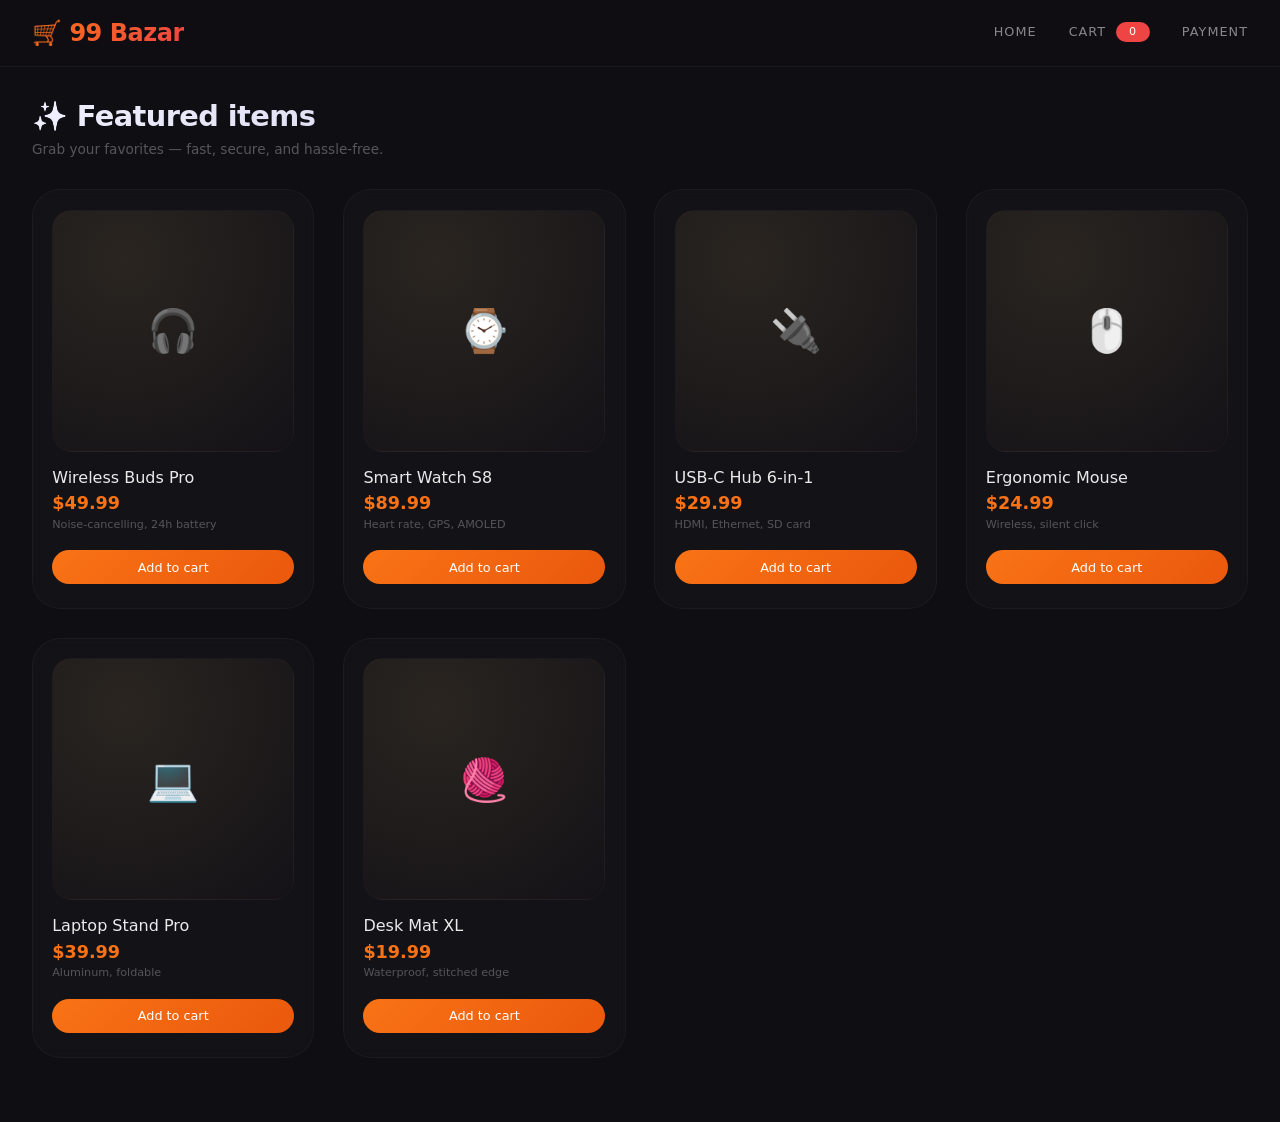
<file: Run.html>
<!DOCTYPE html>
<html lang="en">
<head>
  <meta charset="UTF-8" />
  <meta name="viewport" content="width=device-width, initial-scale=1.0" />
  <title>99 Bazar · Multi‑page e‑commerce</title>
  <style>
    /* ----- reset & base ----- */
    * {
      margin: 0;
      padding: 0;
      box-sizing: border-box;
    }
    body {
      background: #0f0e13;
      color: #eaeaea;
      font-family: 'Inter', 'Segoe UI', system-ui, sans-serif;
      display: flex;
      flex-direction: column;
      min-height: 100vh;
    }
    a {
      color: inherit;
      text-decoration: none;
    }
    button {
      cursor: pointer;
      border: none;
      font-family: inherit;
    }

    /* ----- layout ----- */
    .container {
      max-width: 1280px;
      margin: 0 auto;
      padding: 0 2rem;
      width: 100%;
    }

    /* ----- header / nav ----- */
    .header {
      display: flex;
      justify-content: space-between;
      align-items: center;
      padding: 1.2rem 2rem;
      background: rgba(15, 14, 19, 0.8);
      backdrop-filter: blur(12px);
      border-bottom: 1px solid rgba(255, 255, 255, 0.04);
      position: sticky;
      top: 0;
      z-index: 50;
      flex-wrap: wrap;
      gap: 0.8rem;
    }
    .logo {
      font-weight: 700;
      font-size: 1.5rem;
      background: linear-gradient(135deg, #f97316, #ef4444);
      -webkit-background-clip: text;
      -webkit-text-fill-color: transparent;
      background-clip: text;
      letter-spacing: -0.02em;
    }
    .nav-links {
      display: flex;
      gap: 2rem;
      font-size: 0.8rem;
      text-transform: uppercase;
      letter-spacing: 0.08em;
      color: rgba(255, 255, 255, 0.5);
    }
    .nav-links a {
      transition: 0.2s;
      border-bottom: 1px solid transparent;
      padding-bottom: 0.2rem;
    }
    .nav-links a:hover {
      color: #fff;
      border-bottom-color: #f97316;
    }
    .cart-badge {
      background: #ef4444;
      color: #fff;
      border-radius: 40px;
      padding: 0.2rem 0.8rem;
      font-size: 0.7rem;
      margin-left: 0.3rem;
    }

    /* ----- page container (multi‑page via show/hide) ----- */
    .page {
      display: none;
      padding: 2rem 0 4rem 0;
      animation: fadeUp 0.4s ease;
    }
    .page.active {
      display: block;
    }
    @keyframes fadeUp {
      0% {
        opacity: 0;
        transform: translateY(16px);
      }
      100% {
        opacity: 1;
        transform: translateY(0);
      }
    }

    /* ----- product grid (home) ----- */
    .section-title {
      font-size: 1.8rem;
      font-weight: 600;
      margin-bottom: 0.5rem;
      letter-spacing: -0.02em;
      background: linear-gradient(135deg, #f0f0ff, #b8b0d0);
      -webkit-background-clip: text;
      -webkit-text-fill-color: transparent;
      background-clip: text;
    }
    .section-sub {
      color: rgba(255, 255, 255, 0.3);
      font-size: 0.85rem;
      margin-bottom: 2rem;
    }
    .product-grid {
      display: grid;
      grid-template-columns: repeat(auto-fill, minmax(230px, 1fr));
      gap: 1.8rem;
    }
    .product-card {
      background: rgba(255, 255, 255, 0.02);
      border: 1px solid rgba(255, 255, 255, 0.04);
      border-radius: 28px;
      padding: 1.2rem 1.2rem 1.5rem;
      transition: 0.25s ease;
      backdrop-filter: blur(4px);
      display: flex;
      flex-direction: column;
    }
    .product-card:hover {
      transform: translateY(-6px);
      border-color: rgba(249, 115, 22, 0.2);
      box-shadow: 0 20px 50px rgba(0, 0, 0, 0.5);
    }
    .product-img {
      aspect-ratio: 1 / 1;
      background: radial-gradient(circle at 30% 20%, #2a2520, #141217);
      border-radius: 20px;
      margin-bottom: 1rem;
      display: flex;
      align-items: center;
      justify-content: center;
      font-size: 2.6rem;
      border: 1px solid rgba(255, 255, 255, 0.02);
    }
    .product-name {
      font-weight: 500;
      font-size: 1rem;
      margin-bottom: 0.2rem;
    }
    .product-price {
      font-weight: 600;
      color: #f97316;
      font-size: 1.1rem;
      margin-top: 0.2rem;
    }
    .product-desc {
      font-size: 0.7rem;
      opacity: 0.3;
      margin: 0.3rem 0 0.8rem 0;
      flex: 1;
    }
    .add-btn {
      background: linear-gradient(135deg, #f97316, #ea580c);
      color: #fff;
      padding: 0.6rem 0;
      border-radius: 60px;
      font-weight: 500;
      font-size: 0.8rem;
      transition: 0.2s;
      width: 100%;
      border: none;
      margin-top: 0.4rem;
    }
    .add-btn:hover {
      transform: scale(1.02);
      box-shadow: 0 8px 24px rgba(249, 115, 22, 0.25);
    }

    /* ----- cart page ----- */
    .cart-list {
      display: flex;
      flex-direction: column;
      gap: 0.8rem;
      margin: 1.5rem 0 2rem 0;
      max-width: 700px;
    }
    .cart-item {
      display: flex;
      justify-content: space-between;
      align-items: center;
      background: rgba(255, 255, 255, 0.02);
      padding: 0.8rem 1.2rem;
      border-radius: 20px;
      border: 1px solid rgba(255, 255, 255, 0.03);
      flex-wrap: wrap;
      gap: 0.5rem;
    }
    .cart-item .name {
      font-weight: 400;
      flex: 1;
    }
    .cart-item .price {
      color: #f97316;
      font-weight: 500;
    }
    .cart-item .qty {
      display: flex;
      align-items: center;
      gap: 0.6rem;
    }
    .cart-item .qty button {
      background: rgba(255, 255, 255, 0.04);
      color: #eaeaea;
      width: 28px;
      height: 28px;
      border-radius: 40px;
      font-size: 1rem;
      transition: 0.2s;
      border: 1px solid rgba(255, 255, 255, 0.04);
    }
    .cart-item .qty button:hover {
      background: rgba(255, 255, 255, 0.08);
    }
    .cart-item .remove {
      background: none;
      color: rgba(255, 255, 255, 0.2);
      font-size: 0.7rem;
      padding: 0.2rem 0.8rem;
      border: 1px solid rgba(255, 255, 255, 0.04);
      border-radius: 40px;
      transition: 0.2s;
    }
    .cart-item .remove:hover {
      color: #ef4444;
      border-color: #ef4444;
    }
    .cart-total {
      font-size: 1.2rem;
      font-weight: 600;
      border-top: 1px solid rgba(255, 255, 255, 0.04);
      padding-top: 1.2rem;
      display: flex;
      justify-content: space-between;
      max-width: 700px;
    }
    .checkout-btn {
      background: linear-gradient(135deg, #f97316, #ea580c);
      color: #fff;
      padding: 0.8rem 2.4rem;
      border-radius: 60px;
      font-weight: 600;
      font-size: 0.9rem;
      transition: 0.2s;
      margin-top: 0.8rem;
    }
    .checkout-btn:hover {
      transform: scale(1.02);
      box-shadow: 0 8px 30px rgba(249, 115, 22, 0.3);
    }

    /* ----- payment page ----- */
    .payment-box {
      background: rgba(255, 255, 255, 0.02);
      border: 1px solid rgba(255, 255, 255, 0.04);
      border-radius: 32px;
      padding: 2rem 2.5rem;
      max-width: 560px;
      margin-top: 1rem;
      backdrop-filter: blur(4px);
    }
    .payment-box .row {
      display: flex;
      flex-direction: column;
      gap: 0.3rem;
      margin-bottom: 1.2rem;
    }
    .payment-box label {
      font-size: 0.7rem;
      text-transform: uppercase;
      letter-spacing: 0.08em;
      color: rgba(255, 255, 255, 0.3);
    }
    .payment-box input {
      background: rgba(255, 255, 255, 0.03);
      border: 1px solid rgba(255, 255, 255, 0.06);
      border-radius: 30px;
      padding: 0.7rem 1.2rem;
      color: #eaeaea;
      font-size: 0.9rem;
      outline: none;
      transition: 0.3s;
      font-family: inherit;
    }
    .payment-box input:focus {
      border-color: #f97316;
      background: rgba(249, 115, 22, 0.04);
    }
    .payment-box .row2 {
      display: grid;
      grid-template-columns: 1fr 1fr;
      gap: 1rem;
    }
    .pay-btn {
      background: linear-gradient(135deg, #22c55e, #16a34a);
      color: #fff;
      padding: 0.9rem;
      border-radius: 60px;
      font-weight: 600;
      font-size: 1rem;
      width: 100%;
      margin-top: 0.8rem;
      transition: 0.2s;
    }
    .pay-btn:hover {
      transform: scale(1.01);
      box-shadow: 0 8px 30px rgba(34, 197, 94, 0.25);
    }

    /* ----- empty state ----- */
    .empty-state {
      color: rgba(255, 255, 255, 0.2);
      font-size: 0.9rem;
      padding: 2rem 0;
    }

    /* ----- responsive ----- */
    @media (max-width: 720px) {
      .container {
        padding: 0 1rem;
      }
      .header {
        padding: 0.8rem 1rem;
        flex-direction: column;
        align-items: stretch;
        gap: 0.5rem;
      }
      .nav-links {
        gap: 1rem;
        font-size: 0.7rem;
        flex-wrap: wrap;
      }
      .product-grid {
        grid-template-columns: repeat(auto-fill, minmax(160px, 1fr));
        gap: 1rem;
      }
      .payment-box {
        padding: 1.5rem;
      }
      .payment-box .row2 {
        grid-template-columns: 1fr;
      }
    }
    @media (max-width: 480px) {
      .product-grid {
        grid-template-columns: 1fr 1fr;
      }
      .cart-item {
        flex-direction: column;
        align-items: stretch;
        gap: 0.4rem;
      }
    }
  </style>
</head>
<body>

  <!-- ===== HEADER ===== -->
  <header class="header">
    <span class="logo">🛒 99 Bazar</span>
    <div class="nav-links">
      <a href="#" data-page="home">Home</a>
      <a href="#" data-page="cart">Cart <span class="cart-badge" id="cartCount">0</span></a>
      <a href="#" data-page="payment">Payment</a>
    </div>
  </header>

  <!-- ===== MAIN CONTENT ===== -->
  <main class="container">

    <!-- HOME / PRODUCTS -->
    <section class="page active" id="page-home">
      <h2 class="section-title">✨ Featured items</h2>
      <p class="section-sub">Grab your favorites — fast, secure, and hassle‑free.</p>
      <div class="product-grid" id="productGrid">
        <!-- injected via JS -->
      </div>
    </section>

    <!-- CART -->
    <section class="page" id="page-cart">
      <h2 class="section-title">🛒 Your cart</h2>
      <p class="section-sub">Review your items before checkout.</p>
      <div id="cartContainer">
        <div class="cart-list" id="cartList"></div>
        <div class="cart-total" id="cartTotal">
          <span>Total</span>
          <span id="totalPrice">$0.00</span>
        </div>
        <button class="checkout-btn" id="goToPayment">Proceed to Payment →</button>
      </div>
      <div class="empty-state" id="emptyCart">Your cart is empty. Start shopping!</div>
    </section>

    <!-- PAYMENT -->
    <section class="page" id="page-payment">
      <h2 class="section-title">💳 Payment</h2>
      <p class="section-sub">Complete your order securely.</p>
      <div class="payment-box">
        <div class="row">
          <label>Card number</label>
          <input type="text" placeholder="1234 5678 9012 3456" />
        </div>
        <div class="row2">
          <div class="row">
            <label>Expiry</label>
            <input type="text" placeholder="MM / YY" />
          </div>
          <div class="row">
            <label>CVC</label>
            <input type="text" placeholder="•••" />
          </div>
        </div>
        <div class="row">
          <label>Name on card</label>
          <input type="text" placeholder="John Doe" />
        </div>
        <button class="pay-btn" id="payNow">Pay now — $<span id="payAmount">0.00</span></button>
        <p style="font-size:0.6rem; opacity:0.2; margin-top:0.8rem;">🔒 Secured · test mode</p>
      </div>
    </section>

  </main>

  <script>
    // ===== PRODUCT DATA =====
    const products = [{
      id: 1,
      name: 'Wireless Buds Pro',
      price: 49.99,
      desc: 'Noise‑cancelling, 24h battery',
      emoji: '🎧'
    }, {
      id: 2,
      name: 'Smart Watch S8',
      price: 89.99,
      desc: 'Heart rate, GPS, AMOLED',
      emoji: '⌚'
    }, {
      id: 3,
      name: 'USB‑C Hub 6‑in‑1',
      price: 29.99,
      desc: 'HDMI, Ethernet, SD card',
      emoji: '🔌'
    }, {
      id: 4,
      name: 'Ergonomic Mouse',
      price: 24.99,
      desc: 'Wireless, silent click',
      emoji: '🖱️'
    }, {
      id: 5,
      name: 'Laptop Stand Pro',
      price: 39.99,
      desc: 'Aluminum, foldable',
      emoji: '💻'
    }, {
      id: 6,
      name: 'Desk Mat XL',
      price: 19.99,
      desc: 'Waterproof, stitched edge',
      emoji: '🧶'
    }];

    // ===== STATE =====
    let cart = JSON.parse(localStorage.getItem('cart99')) || [];

    // ===== DOM REFS =====
    const productGrid = document.getElementById('productGrid');
    const cartList = document.getElementById('cartList');
    const totalPrice = document.getElementById('totalPrice');
    const cartCount = document.getElementById('cartCount');
    const emptyCart = document.getElementById('emptyCart');
    const goToPayment = document.getElementById('goToPayment');
    const payAmount = document.getElementById('payAmount');

    // ===== RENDER PRODUCTS =====
    function renderProducts() {
      productGrid.innerHTML = products.map(p => `
        <div class="product-card">
          <div class="product-img">${p.emoji}</div>
          <div class="product-name">${p.name}</div>
          <div class="product-price">$${p.price.toFixed(2)}</div>
          <div class="product-desc">${p.desc}</div>
          <button class="add-btn" data-id="${p.id}">Add to cart</button>
        </div>
      `).join('');
      // event listeners
      productGrid.querySelectorAll('.add-btn').forEach(btn => {
        btn.addEventListener('click', () => {
          const id = parseInt(btn.dataset.id);
          addToCart(id);
        });
      });
    }

    // ===== CART FUNCTIONS =====
    function addToCart(id) {
      const existing = cart.find(item => item.id === id);
      if (existing) {
        existing.qty += 1;
      } else {
        const product = products.find(p => p.id === id);
        cart.push({ ...product, qty: 1 });
      }
      saveAndRender();
    }

    function removeFromCart(id) {
      cart = cart.filter(item => item.id !== id);
      saveAndRender();
    }

    function changeQty(id, delta) {
      const item = cart.find(i => i.id === id);
      if (!item) return;
      item.qty += delta;
      if (item.qty <= 0) {
        removeFromCart(id);
        return;
      }
      saveAndRender();
    }

    function saveAndRender() {
      localStorage.setItem('cart99', JSON.stringify(cart));
      renderCart();
      updateBadge();
      updatePayAmount();
    }

    function renderCart() {
      if (cart.length === 0) {
        cartList.innerHTML = '';
        emptyCart.style.display = 'block';
        totalPrice.textContent = '$0.00';
        return;
      }
      emptyCart.style.display = 'none';
      cartList.innerHTML = cart.map(item => `
        <div class="cart-item">
          <span class="name">${item.emoji} ${item.name}</span>
          <span class="price">$${(item.price * item.qty).toFixed(2)}</span>
          <div class="qty">
            <button data-id="${item.id}" data-delta="-1">−</button>
            <span>${item.qty}</span>
            <button data-id="${item.id}" data-delta="1">+</button>
          </div>
          <button class="remove" data-id="${item.id}">✕</button>
        </div>
      `).join('');

      const total = cart.reduce((sum, i) => sum + i.price * i.qty, 0);
      totalPrice.textContent = '$' + total.toFixed(2);

      // event listeners for cart buttons
      cartList.querySelectorAll('.qty button').forEach(btn => {
        btn.addEventListener('click', (e) => {
          const id = parseInt(btn.dataset.id);
          const delta = parseInt(btn.dataset.delta);
          changeQty(id, delta);
        });
      });
      cartList.querySelectorAll('.remove').forEach(btn => {
        btn.addEventListener('click', () => {
          const id = parseInt(btn.dataset.id);
          removeFromCart(id);
        });
      });
    }

    function updateBadge() {
      const count = cart.reduce((sum, i) => sum + i.qty, 0);
      cartCount.textContent = count;
    }

    function updatePayAmount() {
      const total = cart.reduce((sum, i) => sum + i.price * i.qty, 0);
      payAmount.textContent = total.toFixed(2);
    }

    // ===== NAVIGATION (multi‑page) =====
    const pages = {
      home: document.getElementById('page-home'),
      cart: document.getElementById('page-cart'),
      payment: document.getElementById('page-payment'),
    };

    document.querySelectorAll('[data-page]').forEach(link => {
      link.addEventListener('click', (e) => {
        e.preventDefault();
        const page = link.dataset.page;
        Object.values(pages).forEach(p => p.classList.remove('active'));
        pages[page].classList.add('active');
        // if payment, update amount
        if (page === 'payment') updatePayAmount();
        if (page === 'cart') renderCart();
        window.scrollTo({ top: 0, behavior: 'smooth' });
      });
    });

    // go to payment from cart
    goToPayment.addEventListener('click', () => {
      if (cart.length === 0) {
        alert('Your cart is empty. Add some items first!');
        return;
      }
      document.querySelector('[data-page="payment"]').click();
    });

    // pay now (simulate)
    document.getElementById('payNow').addEventListener('click', () => {
      if (cart.length === 0) {
        alert('Cart is empty. Nothing to pay for.');
        return;
      }
      const total = cart.reduce((sum, i) => sum + i.price * i.qty, 0);
      alert(`✅ Payment of $${total.toFixed(2)} successful! (demo)`);
      cart = [];
      saveAndRender();
      document.querySelector('[data-page="home"]').click();
    });

    // ===== INIT =====
    renderProducts();
    renderCart();
    updateBadge();
    updatePayAmount();
  </script>
</body>
</html>
</file>
